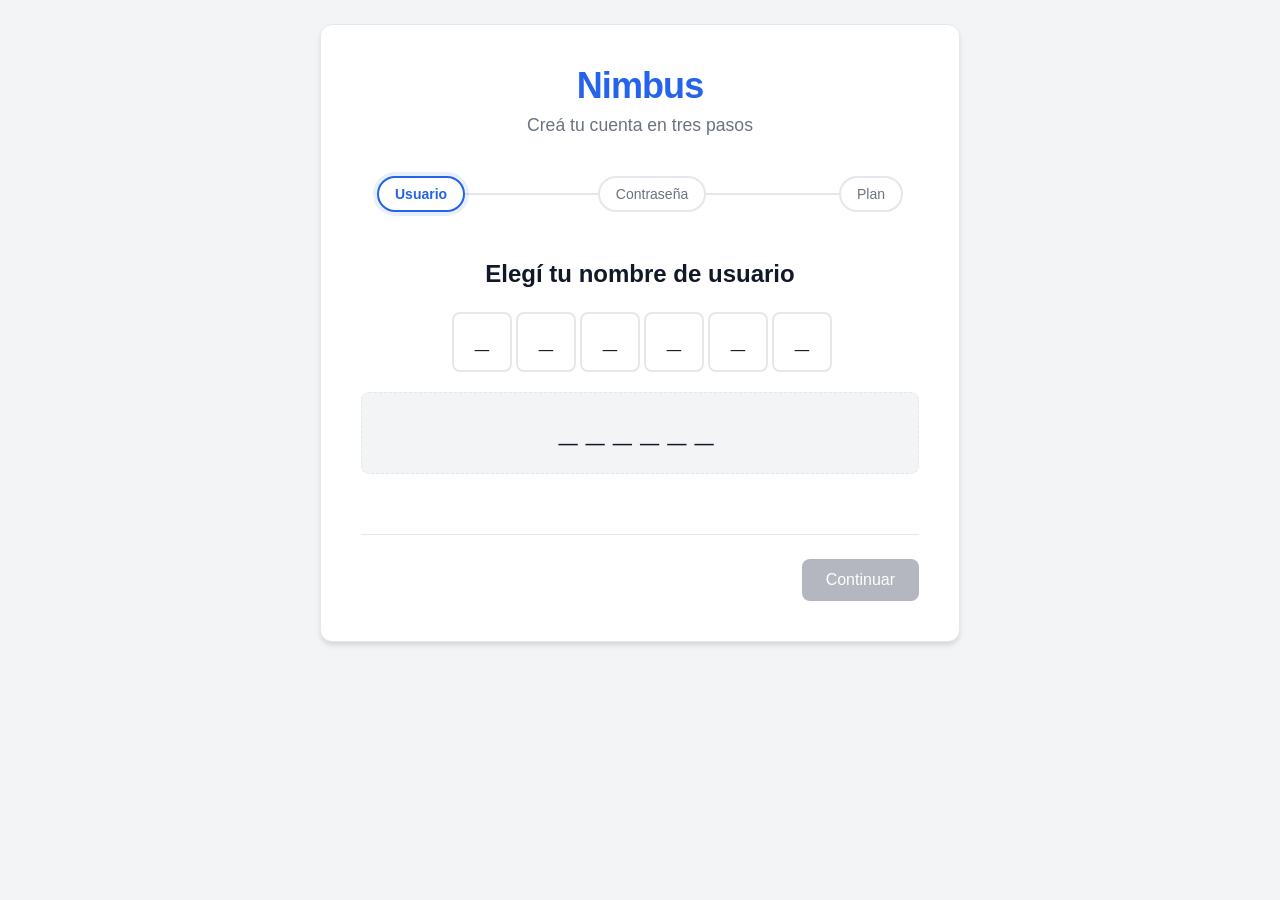
<file: tp1/index.html>
<!DOCTYPE html>
<html lang="es">
<head>
    <meta charset="UTF-8">
    <meta name="viewport" content="width=device-width, initial-scale=1.0">
    <title>Nimbus - Registro</title>
    <style>
        /* Variables de estilo SaaS */
        :root {
            --primary-blue: #2563eb;
            --primary-hover: #1d4ed8;
            --text-dark: #111827;
            --text-muted: #6b7280;
            --bg-body: #f3f4f6;
            --bg-surface: #ffffff;
            --bg-hover: #f9fafb;
            --border-color: #e5e7eb;
            --font-family: -apple-system, BlinkMacSystemFont, "Segoe UI", Roboto, Oxygen, Ubuntu, Cantarell, sans-serif;
            --font-mono: ui-monospace, SFMono-Regular, Menlo, Monaco, Consolas, "Liberation Mono", "Courier New", monospace;
            
            --color-danger-bg: #fef2f2;
            --color-danger-border: #fca5a5;
            --color-danger-text: #991b1b;
            --color-selected-bg: #eff6ff;
            --color-over-budget: #dc2626;
            --color-white: #ffffff;

            --space-sm: 8px;
            --space-md: 16px;
            --space-lg: 24px;

            --radius: 8px;
            --radius-lg: 12px;
            --radius-full: 999px;
        }

        body {
            font-family: var(--font-family);
            background-color: var(--bg-body);
            color: var(--text-dark);
            margin: 0;
            padding: var(--space-lg) var(--space-md);
            display: flex;
            justify-content: center;
            align-items: flex-start;
            min-height: 100vh;
            box-sizing: border-box;
        }

        .container {
            width: 100%;
            max-width: 640px;
            background-color: var(--bg-surface);
            border: 1px solid var(--border-color);
            border-radius: var(--radius-lg);
            box-shadow: 0 4px 6px -1px rgba(0, 0, 0, 0.1), 0 2px 4px -1px rgba(0, 0, 0, 0.06);
            padding: 40px;
            box-sizing: border-box;
        }

        /* Header */
        header { text-align: center; margin-bottom: 40px; }
        header h1 { margin: 0; font-size: 2.25rem; color: var(--primary-blue); font-weight: 700; letter-spacing: -0.025em; }
        header p { margin: var(--space-sm) 0 0; color: var(--text-muted); font-size: 1.1rem; }

        /* Progreso */
        .progress-container {
            display: flex;
            justify-content: space-between;
            position: relative;
            margin-bottom: 48px;
            padding: 0 var(--space-md);
        }
        .progress-container::before {
            content: '';
            position: absolute;
            top: 50%;
            left: 32px;
            right: 32px;
            height: 2px;
            background-color: var(--border-color);
            z-index: 1;
            transform: translateY(-50%);
        }
        .step {
            position: relative;
            z-index: 2;
            background-color: var(--bg-surface);
            padding: var(--space-sm) var(--space-md);
            border: 2px solid var(--border-color);
            border-radius: var(--radius-full);
            color: var(--text-muted);
            font-size: 0.875rem;
            font-weight: 500;
        }
        .step.active {
            border-color: var(--primary-blue);
            color: var(--primary-blue);
            font-weight: 600;
            box-shadow: 0 0 0 4px rgba(37, 99, 235, 0.1);
        }

        /* Main y Título */
        main { min-height: 250px; margin-bottom: var(--space-lg); }
        main h2 { margin-top: 0; font-size: 1.5rem; font-weight: 600; margin-bottom: var(--space-lg); text-align: center; }

        /* Paso: Usuario - Dropdowns */
        .dropdowns-row {
            display: flex;
            flex-wrap: wrap;
            justify-content: center;
            gap: var(--space-sm);
            margin-bottom: var(--space-lg);
        }
        .dropdown { position: relative; width: 56px; height: 56px; }
        .dropdown-toggle {
            width: 100%; height: 100%; display: flex; align-items: center; justify-content: center;
            background-color: var(--color-white); border: 2px solid var(--border-color); border-radius: var(--radius);
            font-family: var(--font-mono); font-size: 1.5rem; color: var(--text-dark);
            cursor: pointer; user-select: none; transition: border-color 0.2s;
        }
        .dropdown-toggle:hover { border-color: var(--text-muted); }
        .dropdown.open .dropdown-toggle { border-color: var(--primary-blue); }
        .dropdown-menu {
            display: none; position: absolute; bottom: calc(100% + 4px); left: 50%; transform: translateX(-50%);
            width: 70px; max-height: 200px; overflow-y: auto; background: var(--bg-surface);
            border: 1px solid var(--border-color); border-radius: var(--radius); box-shadow: 0 -10px 15px -3px rgba(0, 0, 0, 0.1);
            z-index: 10;
        }
        .dropdown.open .dropdown-menu { display: block; }
        .dropdown-item {
            padding: 10px; text-align: center; font-family: var(--font-mono); font-size: 1.25rem; cursor: pointer;
        }
        .dropdown-item:hover { background-color: var(--bg-hover); color: var(--primary-blue); }
        .user-preview {
            text-align: center; font-family: var(--font-mono); font-size: 2rem; letter-spacing: 0.5rem;
            color: var(--text-dark); padding: var(--space-md); background: var(--bg-body); border-radius: var(--radius);
            border: 1px dashed var(--border-color); min-height: 3rem; display: flex; align-items: center; justify-content: center;
        }

        /* Paso: Contraseña */
        .pw-container { display: flex; flex-direction: column; gap: var(--space-md); }
        .pw-wrapper { display: flex; gap: var(--space-sm); align-items: stretch; }
        .pw-input {
            flex: 1; padding: 12px var(--space-md); font-size: 1.25rem; font-family: var(--font-mono);
            border: 2px solid var(--border-color); border-radius: var(--radius); box-sizing: border-box; outline: none;
            transition: border-color 0.2s; background: var(--color-white);
        }
        .pw-input:focus { border-color: var(--primary-blue); }
        .eye-btn {
            background: var(--color-white); border: 2px solid var(--border-color); border-radius: var(--radius);
            padding: 0 var(--space-md); cursor: pointer; display: flex; align-items: center; justify-content: center;
            font-size: 1.25rem; transition: border-color 0.2s, background-color 0.2s;
        }
        .eye-btn:hover { border-color: var(--text-muted); background-color: var(--bg-hover); }
        .rules-list { list-style: none; padding: 0; margin: 0; display: flex; flex-direction: column; gap: var(--space-sm); }
        .rule-item {
            padding: 12px var(--space-md); background-color: var(--color-danger-bg); border: 1px solid var(--color-danger-border);
            border-radius: var(--radius); font-size: 0.95rem; color: var(--color-danger-text);
        }

        /* Paso: Addons */
        .addons-dashboard { display: flex; flex-direction: column; gap: var(--space-md); }
        .addons-header-info {
            display: flex;
            justify-content: space-between;
            background: var(--bg-body);
            padding: var(--space-md);
            border-radius: var(--radius);
            border: 1px solid var(--border-color);
            font-size: 1rem;
            font-weight: 500;
        }
        .total-price.over-budget { color: var(--color-over-budget); font-weight: 700; }
        
        .addons-grid {
            display: grid;
            grid-template-columns: repeat(auto-fit, minmax(96px, 1fr));
            gap: var(--space-sm);
        }
        .addon-cell {
            background-color: var(--bg-surface);
            border: 2px solid var(--border-color);
            border-radius: var(--radius);
            padding: 12px var(--space-sm);
            display: flex;
            flex-direction: column;
            align-items: center;
            justify-content: center;
            text-align: center;
            cursor: pointer;
            user-select: none;
            transition: all 0.2s ease;
            min-height: 70px;
        }
        .addon-cell:hover { border-color: var(--text-muted); background-color: var(--bg-hover); }
        .addon-cell.contratado {
            background-color: var(--color-selected-bg);
            border-color: var(--primary-blue);
            color: var(--primary-blue);
        }
        .addon-name { font-size: 0.85rem; font-weight: 600; margin-bottom: 4px; }
        .addon-price { font-size: 0.8rem; color: var(--text-muted); }
        .addon-cell.contratado .addon-price { color: var(--primary-blue); opacity: 0.8; }

        /* Footer y Botón */
        footer { display: flex; justify-content: flex-end; padding-top: var(--space-lg); border-top: 1px solid var(--border-color); }
        button {
            background-color: var(--primary-blue); color: var(--color-white); border: none;
            padding: 12px var(--space-lg); font-size: 1rem; font-weight: 500;
            border-radius: var(--radius); cursor: pointer; transition: opacity 0.2s;
        }
        button:disabled { background-color: var(--text-muted); opacity: 0.5; cursor: not-allowed; }
        button:not(:disabled):hover { background-color: var(--primary-hover); }
    </style>
</head>
<body>

    <div class="container">
        <header>
            <h1>Nimbus</h1>
            <p>Creá tu cuenta en tres pasos</p>
        </header>

        <div class="progress-container" id="progress-indicator">
            <div class="step" data-step="usuario">Usuario</div>
            <div class="step" data-step="password">Contraseña</div>
            <div class="step" data-step="addons">Plan</div>
        </div>

        <main id="app-root"></main>

        <footer>
            <button id="btn-continuar" disabled>Continuar</button>
        </footer>
    </div>

    <script>
        // --- 1. Utilidades y Datos Estáticos ---
        const baseASCII = Array.from({ length: 95 }, (_, i) => String.fromCharCode(32 + i));
        function shuffleArray(array) {
            const arr = [...array];
            for (let i = arr.length - 1; i > 0; i--) {
                const j = Math.floor(Math.random() * (i + 1));
                [arr[i], arr[j]] = [arr[j], arr[i]];
            }
            return arr;
        }

        const addonsCatalogo = [
            { name: "Blockchain", price: 34 }, { name: "Feng Shui", price: 7 }, { name: "Karaoke", price: 19 }, { name: "Antivirus", price: 23 }, { name: "Riego", price: 5 },
            { name: "Tarot", price: 16 }, { name: "Dark Mode", price: 3 }, { name: "Veterinaria", price: 28 }, { name: "Fax", price: 9 }, { name: "Quantum", price: 37 },
            { name: "Sommelier", price: 14 }, { name: "Exorcismo", price: 22 }, { name: "Astrología", price: 6 }, { name: "CDN", price: 31 }, { name: "Drones", price: 33 }
        ];

        // --- 2. Estado Global ---
        const estado = {
            paso: 'usuario',
            ordenes: Array.from({ length: 6 }, () => shuffleArray(baseASCII)),
            usuario: Array(6).fill(null),
            abierto: null,
            password: '',
            reglasVisibles: 1,
            passwordVisible: false,
            addons: Array(15).fill(false)
        };

        let eyeTimeout = null;

        const titulos = {
            usuario: 'Elegí tu nombre de usuario',
            password: 'Creá una contraseña',
            addons: 'Seleccioná tu plan',
            confirmado: '¡Cuenta confirmada!'
        };

        // --- 3. Lógica del juego Lights Out para Addons (3 filas x 5 columnas) ---
        function toggleAddonCell(index) {
            const row = Math.floor(index / 5);
            const col = index % 5;

            estado.addons[index] = !estado.addons[index];

            const vecinos = [
                { r: row - 1, c: col },
                { r: row + 1, c: col },
                { r: row, c: col - 1 },
                { r: row, c: col + 1 }
            ];

            vecinos.forEach(v => {
                if (v.r >= 0 && v.r < 3 && v.c >= 0 && v.c < 5) {
                    const vIndex = v.r * 5 + v.c;
                    estado.addons[vIndex] = !estado.addons[vIndex];
                }
            });
        }

        function inicializarAddons() {
            do {
                estado.addons.fill(false);
                for (let i = 0; i < 4; i++) {
                    const randomIndex = Math.floor(Math.random() * 15);
                    toggleAddonCell(randomIndex);
                }
            } while (estado.addons.every(val => !val));
        }

        // --- 4. Reglas de Contraseña ---
        const reglas = [
            { id: 1, text: "Empieza con una letra.", check: pw => /^[a-zA-Z]/.test(pw) },
            { id: 2, text: "Mínimo 15 caracteres.", check: pw => pw.length >= 15 },
            { id: 3, text: "Al menos un símbolo de !@#$%^&*()-", check: pw => /[!@#$%^&*()-]/.test(pw) },
            { id: 4, text: "Más de 7 dígitos en total.", check: pw => (pw.match(/\d/g) || []).length > 7 },
            { id: 5, text: "No puede tener dos consonantes seguidas (sin distinguir mayúsculas; la 'y' y la 'ñ' cuentan como consonantes).", 
              check: pw => !/[bcdfghjklmnpqrstvwxyzñ]{2}/i.test(pw) },
            { id: 6, text: "No puede tener dos caracteres iguales seguidos.", 
              check: pw => !/(.)\1/.test(pw) },
            { id: 7, text: "No puede tener dos dígitos consecutivos en valor uno al lado del otro: ni '12' ni '21', ni '89' ni '98'.", 
              check: pw => {
                  for (let i = 0; i < pw.length - 1; i++) {
                      if (/\d/.test(pw[i]) && /\d/.test(pw[i+1])) {
                          if (Math.abs(Number(pw[i]) - Number(pw[i+1])) === 1) return false;
                      }
                  }
                  return true;
              }
            },
            { id: 8, text: "No puede tener una corrida de exactamente 3 dígitos seguidos. Corridas de 1, 2, 4 o más están permitidas.", 
              check: pw => {
                  const corridas = pw.match(/\d+/g) || [];
                  return !corridas.some(corrida => corrida.length === 3);
              }
            },
            { id: 9, text: "Termina con un dígito que aparece una sola vez en toda la contraseña.", 
              check: pw => {
                  if (pw.length === 0) return false;
                  const last = pw[pw.length - 1];
                  if (!/\d/.test(last)) return false;
                  return pw.split('').filter(c => c === last).length === 1;
              }
            },
            { id: 10, text: "La cantidad de caracteres de la contraseña tiene que aparecer dentro de ella como una corrida de dígitos aislada.", 
              check: pw => {
                  if (pw.length === 0) return false;
                  const len = pw.length.toString();
                  const regex = new RegExp(`(^|\\D)${len}(\\D|$)`);
                  return regex.test(pw);
              }
            }
        ];

        function formatChar(char) {
            if (char === null) return '_';
            if (char === ' ') return '␣';
            return char.replace(/&/g, '&amp;').replace(/</g, '&lt;').replace(/>/g, '&gt;');
        }
        function escapeHtml(str) {
            return str.replace(/&/g, '&amp;').replace(/</g, '&lt;').replace(/>/g, '&gt;').replace(/"/g, '&quot;');
        }

        // --- 5. Renderizado Central ---
        function render() {
            const activeEl = document.activeElement;
            const isPwFocused = activeEl && activeEl.id === 'pw-input';
            let cursorStart = null, cursorEnd = null;
            if (isPwFocused) {
                cursorStart = activeEl.selectionStart;
                cursorEnd = activeEl.selectionEnd;
            }

            document.querySelectorAll('.step').forEach(stepEl => {
                const isActive = stepEl.getAttribute('data-step') === estado.paso;
                stepEl.classList.toggle('active', isActive);
            });

            const root = document.getElementById('app-root');
            let html = `<h2>${titulos[estado.paso]}</h2>`;
            let disableBtn = true;

            if (estado.paso === 'usuario') {
                html += `<div class="dropdowns-row">`;
                for (let i = 0; i < 6; i++) {
                    const isOpen = estado.abierto === i;
                    html += `
                        <div class="dropdown ${isOpen ? 'open' : ''}">
                            <div class="dropdown-toggle" data-index="${i}">
                                ${formatChar(estado.usuario[i])}
                            </div>
                            <div class="dropdown-menu">
                                ${estado.ordenes[i].map(char => `
                                    <div class="dropdown-item" data-index="${i}" data-code="${char.charCodeAt(0)}">${formatChar(char)}</div>
                                `).join('')}
                            </div>
                        </div>`;
                }
                html += `</div>`;
                html += `<div class="user-preview">${estado.usuario.map(formatChar).join('')}</div>`;

                const completo = !estado.usuario.includes(null);
                const empiezaConLetra = estado.usuario[0] !== null && /^[A-Za-z]$/.test(estado.usuario[0]);
                disableBtn = !(completo && empiezaConLetra);

            } else if (estado.paso === 'password') {
                const inputType = estado.passwordVisible ? 'text' : 'password';
                const eyeIcon = estado.passwordVisible ? '👁️‍🗨️' : '👁️';

                html += `<div class="pw-container">`;
                html += `<div class="pw-wrapper">`;
                html += `<input type="${inputType}" id="pw-input" class="pw-input" value="${escapeHtml(estado.password)}" placeholder="Escribí acá tu contraseña..." autocomplete="off" spellcheck="false" />`;
                html += `<button type="button" id="eye-btn" class="eye-btn" title="Mostrar/Ocultar contraseña">${eyeIcon}</button>`;
                html += `</div>`;
                
                html += `<ul class="rules-list">`;
                let todasCumplen = true;

                for (let i = 0; i < estado.reglasVisibles; i++) {
                    const cumple = reglas[i].check(estado.password);
                    if (!cumple) {
                        todasCumplen = false;
                        html += `<li class="rule-item">${reglas[i].text}</li>`;
                    }
                }
                html += `</ul></div>`;

                disableBtn = !(estado.reglasVisibles === reglas.length && todasCumplen);

            } else if (estado.paso === 'addons') {
                let totalMensual = 0;
                estado.addons.forEach((contratado, idx) => {
                    if (contratado) totalMensual += addonsCatalogo[idx].price;
                });

                const isOverBudget = totalMensual > 0;

                html += `<div class="addons-dashboard">`;
                html += `<div class="addons-header-info">`;
                html += `<span>Saldo disponible: <strong>$0</strong></span>`;
                html += `<span>Total mensual: <strong class="total-price ${isOverBudget ? 'over-budget' : ''}">$${totalMensual}</strong></span>`;
                html += `</div>`;

                html += `<div class="addons-grid">`;
                addonsCatalogo.forEach((addon, idx) => {
                    const isContratado = estado.addons[idx];
                    html += `
                        <div class="addon-cell ${isContratado ? 'contratado' : ''}" data-addon-index="${idx}">
                            <div class="addon-name">${addon.name}</div>
                            <div class="addon-price">$${addon.price}</div>
                        </div>
                    `;
                });
                html += `</div></div>`;

                disableBtn = (totalMensual !== 0);

            } else {
                html += `<p style="text-align:center; color:var(--text-muted);">¡Gracias por registrarte en Nimbus!</p>`;
            }

            root.innerHTML = html;
            document.getElementById('btn-continuar').disabled = disableBtn;

            if (isPwFocused) {
                const pwInput = document.getElementById('pw-input');
                if (pwInput) {
                    pwInput.focus();
                    try {
                        pwInput.setSelectionRange(cursorStart, cursorEnd);
                    } catch (e) {}
                }
            }
        }

        // --- 6. Lógica y Eventos ---
        document.getElementById('app-root').addEventListener('click', (e) => {
            if (estado.paso === 'usuario') {
                const toggle = e.target.closest('.dropdown-toggle');
                if (toggle) {
                    const index = parseInt(toggle.dataset.index, 10);
                    estado.abierto = (estado.abierto === index) ? null : index;
                    render();
                    return;
                }

                const item = e.target.closest('.dropdown-item');
                if (item) {
                    estado.usuario[parseInt(item.dataset.index, 10)] = String.fromCharCode(parseInt(item.dataset.code, 10));
                    estado.abierto = null;
                    render();
                }
            } else if (estado.paso === 'password') {
                const eyeBtn = e.target.closest('#eye-btn');
                if (eyeBtn) {
                    if (eyeTimeout) clearTimeout(eyeTimeout);

                    estado.passwordVisible = true;
                    render();

                    eyeTimeout = setTimeout(() => {
                        estado.passwordVisible = false;
                        render();
                    }, 1000);
                }
            } else if (estado.paso === 'addons') {
                const cell = e.target.closest('.addon-cell');
                if (cell) {
                    const index = parseInt(cell.dataset.addonIndex, 10);
                    toggleAddonCell(index);
                    render();
                }
            }
        });

        // Evento de escritura para la contraseña
        document.getElementById('app-root').addEventListener('input', (e) => {
            if (e.target.id === 'pw-input' && estado.paso === 'password') {
                estado.password = e.target.value;

                let checkeosActivos = true;
                while (checkeosActivos && estado.reglasVisibles <= reglas.length) {
                    checkeosActivos = true;
                    for (let i = 0; i < estado.reglasVisibles; i++) {
                        if (!reglas[i].check(estado.password)) {
                            checkeosActivos = false;
                            break;
                        }
                    }
                    
                    if (checkeosActivos && estado.reglasVisibles < reglas.length) {
                        estado.reglasVisibles++;
                    } else {
                        break;
                    }
                }
                render();
            }
        });

        document.addEventListener('click', (e) => {
            if (!e.target.closest('.dropdown') && estado.abierto !== null) {
                estado.abierto = null;
                render();
            }
        });

        document.getElementById('btn-continuar').addEventListener('click', () => {
            if (estado.paso === 'usuario') {
                estado.paso = 'password';
                render();
            } else if (estado.paso === 'password') {
                estado.paso = 'addons';
                inicializarAddons();
                render();
            } else if (estado.paso === 'addons') {
                estado.paso = 'confirmado';
                render();
            }
        });

        document.addEventListener('DOMContentLoaded', render);

    </script>
</body>
</html>
</file>
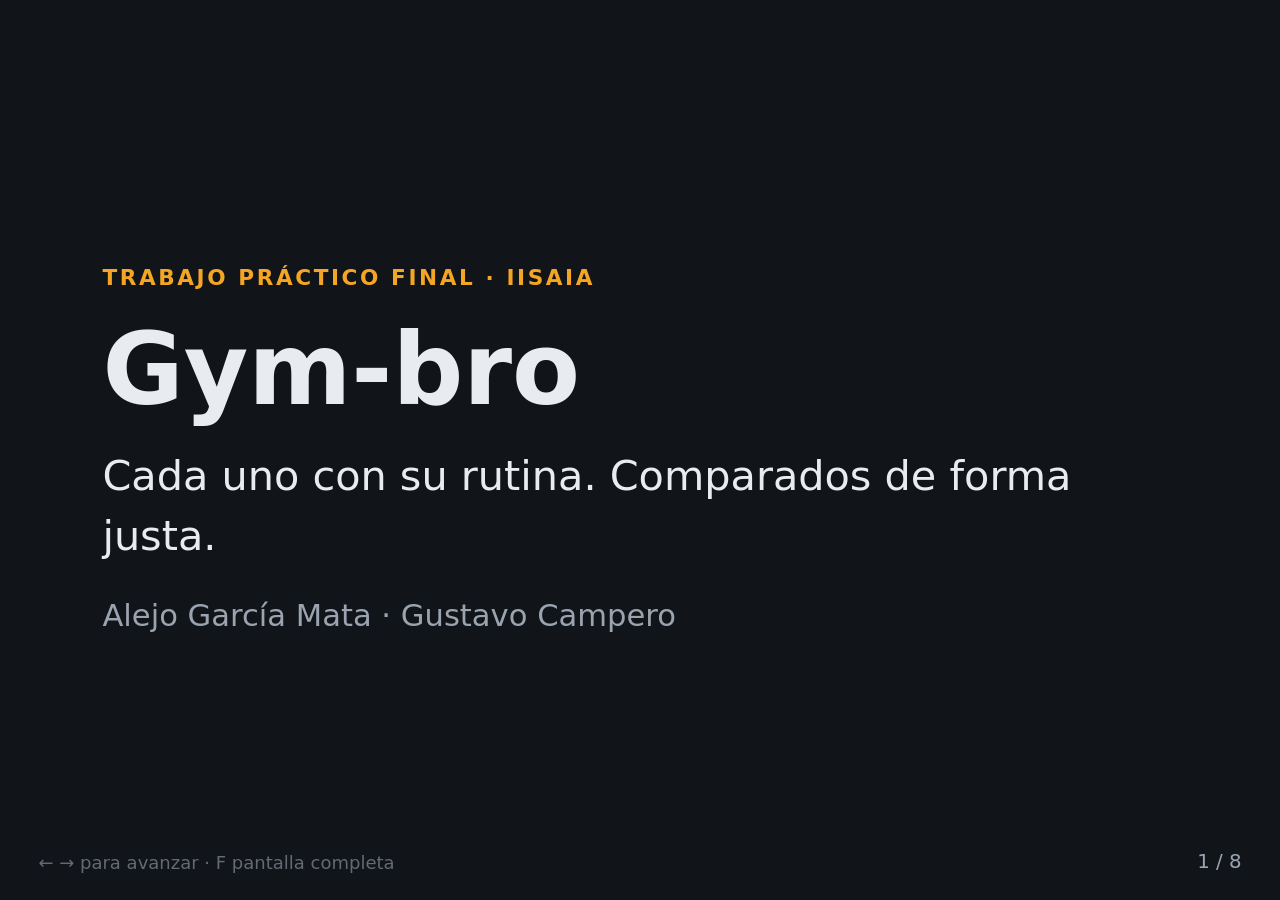
<file: tp-final/pitch.html>
<!doctype html>
<html lang="es">
<head>
<meta charset="utf-8">
<meta name="viewport" content="width=device-width, initial-scale=1">
<title>Gym-bro — pitch</title>
<style>
  :root {
    --bg: #111418;
    --surface: #1b2027;
    --border: #2c333d;
    --text: #e8ebef;
    --muted: #9aa4b1;
    --accent: #f5a524;
    --accent-text: #1a1204;
  }
  * { box-sizing: border-box; }
  html, body { margin: 0; height: 100%; background: var(--bg); color: var(--text); font-family: system-ui, -apple-system, "Segoe UI", sans-serif; overflow: hidden; }
  .slide { position: absolute; inset: 0; display: none; flex-direction: column; justify-content: center; padding: 6vh 8vw; gap: 3vh; }
  .slide.active { display: flex; }
  h1 { font-size: 11vh; margin: 0; line-height: 1; }
  h2 { font-size: 7vh; margin: 0; line-height: 1.1; }
  p, li, td, th { font-size: 3.4vh; line-height: 1.45; }
  p { margin: 0; }
  .eyebrow { color: var(--accent); font-weight: 700; text-transform: uppercase; letter-spacing: 0.12em; font-size: 2.4vh; }
  .muted { color: var(--muted); }
  .big { font-size: 4.6vh; }
  ul { margin: 0; padding-left: 1.2em; }
  li + li { margin-top: 1vh; }
  .cols { display: grid; grid-template-columns: repeat(auto-fit, minmax(22vw, 1fr)); gap: 2.5vw; }
  .card { background: var(--surface); border: 1px solid var(--border); border-radius: 12px; padding: 3vh 2vw; }
  .card h3 { margin: 0 0 1.5vh; font-size: 3.6vh; color: var(--accent); }
  .card p, .card li { font-size: 2.9vh; }
  table { border-collapse: collapse; width: 100%; max-width: 70vw; }
  th { text-align: left; color: var(--muted); font-weight: 500; padding: 1vh 1.5vw; }
  td { padding: 1.4vh 1.5vw; border-top: 1px solid var(--border); }
  td.win { color: var(--accent); font-weight: 700; }
  .step { background: var(--surface); border: 1px solid var(--border); border-radius: 12px; padding: 3vh 2.5vw; max-width: 42vw; }
  .step .ex { font-size: 3.8vh; font-weight: 700; }
  .step .row { display: flex; gap: 1.5vw; margin: 2vh 0; }
  .step .field { flex: 1; border: 1px solid var(--border); border-radius: 8px; padding: 1.2vh 1vw; font-size: 3.2vh; }
  .step .bro { color: var(--muted); font-size: 2.6vh; }
  .step .btns { display: flex; gap: 1vw; margin-top: 2vh; }
  .step .btn { background: var(--accent); color: var(--accent-text); border-radius: 8px; padding: 1vh 1.4vw; font-weight: 700; font-size: 2.6vh; }
  .step .btn.alt { background: transparent; color: var(--text); border: 1px solid var(--border); }
  .tag { display: inline-block; background: var(--accent); color: var(--accent-text); border-radius: 6px; padding: 0.2vh 0.8vw; font-weight: 700; font-size: 2.4vh; margin-right: 0.8vw; }
  .counter { position: fixed; right: 3vw; bottom: 3vh; color: var(--muted); font-size: 2.2vh; }
  .hint { position: fixed; left: 3vw; bottom: 3vh; color: var(--muted); font-size: 2vh; opacity: 0.6; }
</style>
</head>
<body>

<section class="slide active">
  <p class="eyebrow">Trabajo práctico final · IISAIA</p>
  <h1>Gym-bro</h1>
  <p class="big">Cada uno con su rutina. Comparados de forma justa.</p>
  <p class="muted">Alejo García Mata · Gustavo Campero</p>
</section>

<section class="slide">
  <p class="eyebrow">Problema</p>
  <h2>Entrenamos juntos, pero no hay con qué compararse</h2>
  <ul>
    <li>Cada uno anota en su app o en una nota del celular.</li>
    <li>Comparar kilos no sirve: el que pesa 95 siempre levanta más que el que pesa 65.</li>
    <li>La competencia, que es lo que motiva, queda en el chat del grupo y a ojo.</li>
  </ul>
  <p class="muted">Usuarios: grupos chicos de amigos que van al gimnasio. No es para entrenadores ni para gimnasios.</p>
</section>

<section class="slide">
  <p class="eyebrow">La idea central</p>
  <h2>Fuerza relativa con DOTS, no con kilos</h2>
  <table>
    <tr><th>Quién</th><th>Peso</th><th>Sentadilla</th><th>× peso</th><th>DOTS</th></tr>
    <tr><td>El flaco</td><td>65 kg</td><td>130</td><td class="win">2,00</td><td>103,0</td></tr>
    <tr><td>El pesado</td><td>95 kg</td><td>170</td><td>1,79</td><td class="win">107,1</td></tr>
  </table>
  <p class="muted">Dividir por el peso favorece al liviano: la fuerza no escala lineal con el peso. DOTS es el coeficiente del powerlifting para comparar entre categorías.</p>
</section>

<section class="slide">
  <p class="eyebrow">Cómo se compiten</p>
  <h2>Cuatro formas de ganarle a tu bro</h2>
  <div class="cols">
    <div class="card"><h3>DOTS</h3><p>Quién es más fuerte para su peso, en los ejercicios de desafío del grupo.</p></div>
    <div class="card"><h3>Absoluto</h3><p>Quién mueve más hierro. Desempata la cantidad de reps.</p></div>
    <div class="card"><h3>Progreso</h3><p>Tu mejor de este mes contra el del mes pasado. El que arranca puede ganarle al veterano.</p></div>
    <div class="card"><h3>La semana</h3><p>Sesiones contra tu objetivo semanal. Marca al que ya no llega.</p></div>
  </div>
</section>

<section class="slide">
  <p class="eyebrow">MVP · v1</p>
  <h2>Lo mínimo para que el grupo compita</h2>
  <ul>
    <li>Crear un grupo y sumar amigos con un código de 6 letras.</li>
    <li>Cargar sesiones: series de peso y reps, con el peso corporal del día.</li>
    <li>Al elegir un ejercicio: tu última vez y la de tus amigos.</li>
    <li>Rankings DOTS, absoluto, progreso y de la semana.</li>
    <li>Feed con los PRs del grupo: PR de peso y PR de 1RM.</li>
  </ul>
  <p class="muted">Ya anda un corte: crear grupo, unirse, cargar sesión y ranking de fuerza.</p>
</section>

<section class="slide">
  <p class="eyebrow">v1.1 · para el Demo Day</p>
  <h2>Rutinas del grupo y carga guiada</h2>
  <div class="cols">
    <div>
      <ul>
        <li>Las rutinas son del grupo: cada uno sigue la suya o la misma que su bro.</li>
        <li>La app te lleva serie por serie; el peso viene prellenado.</li>
        <li>Se guarda al terminar, con borrador local por si no hay señal en el gimnasio.</li>
      </ul>
    </div>
    <div class="step">
      <div class="ex">Press plano · Serie 1 de 3</div>
      <div class="row"><div class="field">80 kg</div><div class="field">8 reps</div></div>
      <div class="bro">La última vez: vos 80 × 8 · Gustavo 85 × 6</div>
      <div class="btns"><span class="btn">Siguiente serie</span><span class="btn alt">Terminar ejercicio</span></div>
    </div>
  </div>
</section>

<section class="slide">
  <p class="eyebrow">Después del curso</p>
  <h2>El producto completo</h2>
  <ul>
    <li><span class="tag">v2</span>Duelos 1 contra 1 con rival sugerido y nivel de desbalance · reacciones · gráficos por mes y semana</li>
    <li><span class="tag">v3</span>Campañas con fecha de inicio, fin y ganador por puntos · cuentas y varios grupos · validación social de PRs dudosos</li>
  </ul>
</section>

<section class="slide">
  <p class="eyebrow">Stack y proceso</p>
  <h2>Chico a propósito</h2>
  <div class="cols">
    <div class="card"><h3>Stack</h3><ul><li>FastAPI + SQLite</li><li>HTML, CSS y JS sin build</li><li>Un solo proceso sirve API y página</li></ul></div>
    <div class="card"><h3>Proceso</h3><ul><li>Claude Code</li><li>PRD y grill de decisiones en disco</li><li>TDD en la lógica de rankings</li><li>Commit por pieza, PR por feature</li></ul></div>
  </div>
</section>


<div class="counter" id="counter"></div>
<div class="hint">← → para avanzar · F pantalla completa</div>

<script>
  const slides = [...document.querySelectorAll(".slide")];
  let current = 0;
  function show(i) {
    current = Math.max(0, Math.min(slides.length - 1, i));
    slides.forEach((s, j) => s.classList.toggle("active", j === current));
    document.getElementById("counter").textContent = `${current + 1} / ${slides.length}`;
  }
  document.addEventListener("keydown", (e) => {
    if (["ArrowRight", "ArrowDown", " ", "PageDown"].includes(e.key)) show(current + 1);
    if (["ArrowLeft", "ArrowUp", "PageUp"].includes(e.key)) show(current - 1);
    if (e.key === "f" || e.key === "F") document.documentElement.requestFullscreen?.();
  });
  document.addEventListener("click", (e) => show(current + (e.clientX < window.innerWidth / 3 ? -1 : 1)));
  show(0);
</script>
</body>
</html>
</file>
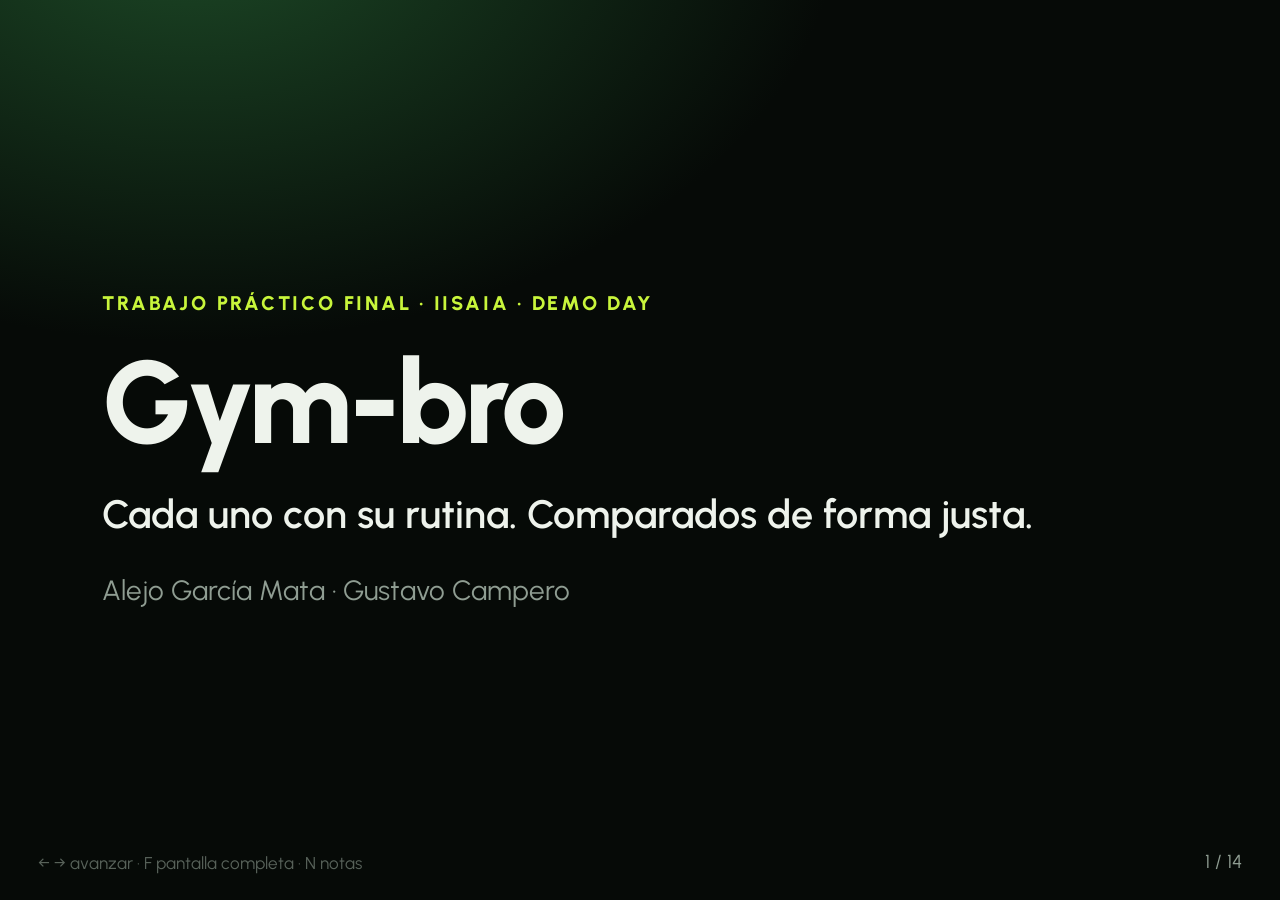
<file: tp-final/presentacion.html>
<!doctype html>
<html lang="es">
<head>
<meta charset="utf-8">
<meta name="viewport" content="width=device-width, initial-scale=1">
<title>Gym-bro — Demo Day</title>
<link rel="preconnect" href="https://fonts.googleapis.com">
<link rel="preconnect" href="https://fonts.gstatic.com" crossorigin>
<link rel="stylesheet" href="https://fonts.googleapis.com/css2?family=Urbanist:wght@400;500;600;700;800&display=swap">
<style>
  :root {
    --ink: #060a07;
    --surface: #111913;
    --surface-2: #19241c;
    --line: #26332a;
    --text: #eef3ec;
    --muted: #8f9d92;
    --lime: #c8f53b;
    --mint: #34d399;
    --ember: #ff6b4a;
    --on-lime: #0d1a05;
  }
  * { box-sizing: border-box; }
  html, body { margin: 0; height: 100%; overflow: hidden; color: var(--text); font-family: Urbanist, system-ui, sans-serif;
    background: radial-gradient(120vh 80vh at 15% -10%, #1d4a27 0%, transparent 60%), var(--ink); }
  .slide { position: absolute; inset: 0; display: none; flex-direction: column; justify-content: center; gap: 3.2vh; padding: 7vh 8vw; }
  .slide.active { display: flex; }
  h1 { font-size: 13vh; margin: 0; line-height: 0.95; letter-spacing: -0.03em; font-weight: 800; }
  h2 { font-size: 6.6vh; margin: 0; line-height: 1.08; letter-spacing: -0.02em; font-weight: 800; max-width: 80vw; }
  h3 { margin: 0 0 1.2vh; font-size: 3.4vh; font-weight: 800; color: var(--lime); }
  p, li, td, th { font-size: 3.1vh; line-height: 1.4; }
  p { margin: 0; }
  ul { margin: 0; padding-left: 1.1em; }
  li + li { margin-top: 1vh; }
  .eyebrow { color: var(--lime); font-weight: 800; text-transform: uppercase; letter-spacing: 0.14em; font-size: 2.2vh; }
  .muted { color: var(--muted); }
  .big { font-size: 4.4vh; font-weight: 600; }
  .lime { color: var(--lime); }
  .mint { color: var(--mint); }
  .ember { color: var(--ember); }
  .cols { display: grid; grid-template-columns: repeat(auto-fit, minmax(24vw, 1fr)); gap: 2vw; }
  .card { background: rgba(17, 25, 19, 0.92); border-radius: 22px; padding: 3vh 2vw; box-shadow: inset 0 0 0 1px var(--line); }
  .card p, .card li { font-size: 2.7vh; }
  .pill { display: inline-block; padding: 0.5vh 1vw; border-radius: 999px; background: var(--lime); color: var(--on-lime); font-weight: 800; font-size: 2.2vh; }
  /* Capturas */
  .shots { display: flex; gap: 2.4vw; align-items: flex-start; justify-content: center; }
  figure { margin: 0; display: flex; flex-direction: column; align-items: center; gap: 1.6vh; }
  figure img { height: 62vh; border-radius: 26px; box-shadow: 0 0 0 1px var(--line), 0 30px 80px rgba(0, 0, 0, 0.6); }
  figure.wide img { height: auto; width: 74vw; border-radius: 18px; }
  figcaption { font-size: 2.4vh; color: var(--muted); text-align: center; max-width: 20vw; }
  figure.wide figcaption { max-width: none; }
  /* Línea de proceso */
  .flow { display: flex; flex-wrap: wrap; align-items: center; gap: 1vw; }
  .flow span { padding: 1.4vh 1.4vw; border-radius: 14px; background: var(--surface-2); box-shadow: inset 0 0 0 1px var(--line); font-size: 2.8vh; font-weight: 700; }
  .flow span.me { box-shadow: inset 0 0 0 2px var(--lime); color: var(--lime); }
  .flow i { color: var(--muted); font-style: normal; font-size: 3vh; }
  /* Tabla de decisiones */
  table { border-collapse: collapse; width: 100%; }
  th { text-align: left; color: var(--muted); font-weight: 600; font-size: 2.3vh; padding: 0 1.2vw 1vh; text-transform: uppercase; letter-spacing: 0.08em; }
  td { padding: 1.5vh 1.2vw; border-top: 1px solid var(--line); font-size: 2.7vh; vertical-align: top; }
  td:first-child { color: var(--muted); }
  td:nth-child(2) { color: var(--lime); font-weight: 700; }
  /* Arquitectura */
  .arch { display: grid; grid-template-columns: 1fr auto 1fr auto 1fr; align-items: center; gap: 1.4vw; }
  .arch .box { background: var(--surface); border-radius: 20px; padding: 2.6vh 1.6vw; box-shadow: inset 0 0 0 1px var(--line); }
  .arch .box.core { box-shadow: inset 0 0 0 2px var(--lime); }
  .arch .box p { font-size: 2.5vh; }
  .arch .arrow { color: var(--lime); font-size: 5vh; font-weight: 800; }
  /* Números */
  .numbers { display: grid; grid-template-columns: repeat(4, 1fr); gap: 1.6vw; }
  .numbers div { background: var(--surface); border-radius: 22px; padding: 3vh 1.6vw; box-shadow: inset 0 0 0 1px var(--line); }
  .numbers strong { display: block; font-size: 9vh; line-height: 1; font-weight: 800; color: var(--lime); letter-spacing: -0.03em; }
  .numbers span { font-size: 2.5vh; color: var(--muted); }
  code, pre { font-family: ui-monospace, "SF Mono", Menlo, monospace; }
  pre { margin: 0; padding: 2.4vh 1.8vw; border-radius: 18px; background: #0b110c; box-shadow: inset 0 0 0 1px var(--line);
    font-size: 2.2vh; line-height: 1.5; color: #d6e3d4; overflow: hidden; }
  pre .c { color: var(--muted); }
  pre .k { color: var(--lime); }
  .lesson { border-radius: 22px; padding: 3vh 2vw; background: rgba(200, 245, 59, 0.08); box-shadow: inset 4px 0 0 var(--lime); }
  .lesson p { font-size: 3.4vh; font-weight: 700; }
  /* Notas y navegación */
  .notes { display: none; }
  #notes { position: fixed; left: 0; right: 0; bottom: 0; max-height: 34vh; overflow: auto; padding: 2.4vh 4vw 6vh;
    background: rgba(6, 10, 7, 0.96); border-top: 1px solid var(--line); font-size: 2.4vh; line-height: 1.5; display: none; z-index: 5; }
  body.show-notes #notes { display: block; }
  .counter { position: fixed; right: 3vw; bottom: 3vh; color: var(--muted); font-size: 2.1vh; z-index: 6; }
  .hint { position: fixed; left: 3vw; bottom: 3vh; color: var(--muted); font-size: 1.9vh; opacity: 0.6; z-index: 6; }
</style>
</head>
<body>

<section class="slide active">
  <p class="eyebrow">Trabajo práctico final · IISAIA · Demo Day</p>
  <h1>Gym-bro</h1>
  <p class="big">Cada uno con su rutina. Comparados de forma justa.</p>
  <p class="muted">Alejo García Mata · Gustavo Campero</p>
  <div class="notes">Presentarnos. En una frase: una app para que un grupo de amigos que va al gimnasio cargue lo que entrena y compita de forma justa. Lo que queremos mostrar no es solo la app, sino cómo la dirigimos: qué decidimos nosotros, qué hizo el agente y dónde se equivocó.</div>
</section>

<section class="slide">
  <p class="eyebrow">El problema</p>
  <h2>Comparar kilos no sirve: el que pesa 95 siempre gana</h2>
  <div class="cols">
    <div class="card"><h3>Sin la app</h3><p>Cada uno anota en el celular. La competencia queda en el chat y a ojo.</p></div>
    <div class="card"><h3>La idea</h3><p>Fuerza relativa con <b class="lime">DOTS</b>, el coeficiente del powerlifting: ajusta la marca por peso corporal y sexo.</p></div>
    <div class="card"><h3>Ejemplo</h3><p>65 kg que sentadilla 130 → <b>103 DOTS</b>.<br>95 kg que sentadilla 170 → <b class="lime">107 DOTS</b>.<br><span class="muted">Dividir por el peso daba al revés.</span></p></div>
  </div>
  <div class="notes">El dato de por qué DOTS y no el ratio es una decisión nuestra del repaso del grill: el agente propuso 1RM dividido peso, y eso favorece al liviano porque la fuerza no escala lineal con el peso.</div>
</section>

<section class="slide">
  <p class="eyebrow">Demo · en el gimnasio</p>
  <div class="shots">
    <figure><img src="docs/img/carga-en-vivo.png" alt="Carga de una serie con la tarjeta de PR y posición en el grupo"><figcaption>Guardás la serie y ves al instante el PR, a quién pasaste y qué te falta para el siguiente.</figcaption></figure>
    <figure><img src="docs/img/resumen.png" alt="Resumen de la sesión"><figcaption>El cierre de la sesión: puntaje, lugares que subiste y la semana.</figcaption></figure>
    <figure><img src="docs/img/cara-a-cara.png" alt="Perfil de un amigo con el cara a cara"><figcaption>Tocás a un bro: su semana y el cara a cara en DOTS.</figcaption></figure>
  </div>
  <div class="notes">Acá paso a la demo en vivo. Guion: entro, Entrenar, toco "Toca hoy", cargo una serie con el chip "PR +peso" (dos toques), muestro la tarjeta y el confeti. Termino y muestro el resumen. Después toco a Nacho en el panel y muestro el cara a cara. Si falla la red, estas capturas son el plan B.</div>
</section>

<section class="slide">
  <p class="eyebrow">Demo · en casa</p>
  <figure class="wide"><img src="docs/img/comparar.png" alt="Comparar en el panel del grupo"><figcaption>El panel del grupo: las curvas de cada uno, en peso máximo, 1RM estimado o DOTS, por mes o por semana.</figcaption></figure>
  <div class="notes">Mostrar: prender y apagar personas, cambiar a DOTS (ahí cambia quién va ganando), y a semana a semana. Comentar que "peso máximo" lo pedimos después: el 1RM es calculado y queríamos ver el peso real.</div>
</section>

<section class="slide">
  <p class="eyebrow">Especificación</p>
  <h2>Todo en disco antes de la primera línea de código</h2>
  <div class="flow">
    <span>Idea principal</span><i>→</i><span class="me">Grill: entrevista de alineación</span><i>→</i><span>Spec</span><i>→</i><span>12 issues</span><i>→</i><span>PR por issue</span>
  </div>
  <ul>
    <li><b class="lime">El agente pregunta, nosotros decidimos:</b> repasamos cada pregunta y cambiamos lo que no cerraba (DOTS, peso por sesión, progreso, constancia).</li>
    <li>El spec manda: si una regla cambia, cambia el spec en el mismo PR.</li>
    <li>Cada vuelta nueva (panel, más juego, cuentas) arrancó con otra pasada del grill antes de tocar código.</li>
  </ul>
  <div class="notes">Los documentos: docs/prd.md, docs/grill.md (con "qué cambió al repasarlo" arriba), docs/spec.md y docs/proceso.md como bitácora. Hubo varias pasadas del grill a lo largo del proyecto.</div>
</section>

<section class="slide">
  <p class="eyebrow">Arquitectura y contrato</p>
  <div class="arch">
    <div class="box"><h3>Frontend</h3><p>HTML, CSS y JS con ES modules. Sin build. Una vista por archivo.</p></div>
    <span class="arrow">→</span>
    <div class="box"><h3>API</h3><p>FastAPI + SQLite. 38 endpoints, un router por recurso. 404 / 403 / 409 / 422 según el caso.</p></div>
    <span class="arrow">→</span>
    <div class="box core"><h3>backend/stats/</h3><p>Las reglas, como funciones puras: sin base ni HTTP. Con TDD.</p></div>
  </div>
  <ul>
    <li><b class="lime">Todo lo derivable se calcula al leer:</b> PRs, rankings y duelos no se guardan. Borrar una sesión no deja nada inconsistente.</li>
    <li>Las sesiones son del usuario, no del grupo: lo que entrenás cuenta en todos tus grupos.</li>
  </ul>
  <div class="notes">El módulo de stats es el módulo profundo: recibe series y una fecha y devuelve tablas. Por eso pude cambiar reglas con test primero sin tocar las rutas. La única excepción a "calcular al leer" es el ganador de una campaña cerrada, que se congela porque es un premio.</div>
</section>

<section class="slide">
  <p class="eyebrow">Datos</p>
  <h2>Se guarda lo que carga la gente; el resto se calcula</h2>
  <div class="cols">
    <div class="card"><h3>Se guarda · SQLite</h3><ul>
      <li><b>Usuarios:</b> nombre, sexo, unidad, objetivo semanal, contraseña hasheada.</li>
      <li><b>Grupos:</b> miembros, desafíos y rutinas con sus días.</li>
      <li><b>Entrenamiento:</b> cada sesión con su peso corporal, y cada serie con peso y reps.</li>
      <li><b>Lo social:</b> reacciones, duelos y campañas.</li>
    </ul></div>
    <div class="card"><h3 class="mint">Se calcula al leer</h3><ul>
      <li>1RM estimado, DOTS y volumen.</li>
      <li>PRs, rankings, progreso y constancia.</li>
      <li>Resultado de duelos y puntos de campañas.</li>
      <li>Medallas, posición en vivo y "Comparar".</li>
    </ul></div>
  </div>
  <p class="muted">Hoy la base de prueba tiene 815 sesiones y 17.067 series. Única excepción: el ganador de una campaña cerrada se guarda, porque es un premio.</p>
  <div class="notes">Por qué así: si alguien borra o corrige una sesión, todo se recalcula solo y no queda nada inconsistente. El peso corporal va en cada sesión y no en el perfil, para que bajar de peso no cambie las marcas viejas.</div>
</section>

<section class="slide">
  <p class="eyebrow">Gestión del contexto</p>
  <h2>El proyecto creció; el agente no se perdió porque las reglas estaban escritas</h2>
  <div class="cols">
    <div class="card"><h3>.claude/ versionado</h3><ul><li><code>CLAUDE.md</code>: dónde está el spec y los límites (300 líneas por archivo).</li><li>Reglas por path: backend, frontend, tests.</li><li>Permisos: push y merge piden ok; <code>.env</code> no se lee.</li></ul></div>
    <div class="card"><h3>Herramientas propias</h3><ul><li>Skill <code>nuevo-ranking</code>: regla del spec → test → función.</li><li>Sub-agente <code>gym-bro</code>: prueba la app como usuario.</li></ul></div>
    <div class="card"><h3>Cuando algo creció</h3><ul><li><code>stats.py</code> y <code>schemas.py</code> pasaron a paquetes.</li><li>La pantalla de carga se partió tres veces en vez de subir el límite.</li></ul></div>
  </div>
  <div class="notes">La regla de "no cambies una decisión del grill sin preguntar" en CLAUDE.md funcionó: cuando hubo que cambiar "PR de peso" por "PR de reps", el agente no lo cambió solo, nos preguntó.</div>
</section>

<section class="slide">
  <p class="eyebrow">Evidencia en el repo</p>
  <div class="numbers">
    <div><strong>48</strong><span>PRs, uno por issue o arreglo</span></div>
    <div><strong>31</strong><span>issues, de cortes verticales a devoluciones</span></div>
    <div><strong>18</strong><span>commits de test en rojo antes del código</span></div>
    <div><strong>164</strong><span>tests en verde</span></div>
  </div>
  <p class="muted">Tres semanas, del pitch (22/9) al Demo Day. Branch por cambio, PR que cierra su issue y merge a main.</p>
  <div class="notes">Si da el tiempo, abrir GitHub y mostrar un PR con su commit de test en rojo y después el de implementación. Por ejemplo el de "posición en vivo".</div>
</section>

<section class="slide">
  <p class="eyebrow">Deriva del agente · 1</p>
  <h2>Tres reglas del spec estaban mal, y los tests pasaban</h2>
  <ul>
    <li><b>Constancia</b> salía siempre "sin datos": el primer objetivo regía recién desde la semana del registro.</li>
    <li><b>Progreso</b> en 6 meses o "Todo" quedaba vacío: comparaba contra un mes sin datos.</li>
    <li><b>PRs:</b> la primera sesión tiraba cuatro y llenaba el feed.</li>
  </ul>
  <div class="lesson"><p>Aparecieron al usar la app, no en los tests. Un test verde dice que el código cumple la regla, no que la regla sirva.</p></div>
  <div class="notes">Los tests verificaban exactamente lo que decía el spec: el error estaba en el spec. Corregimos las tres con test primero y lo anotamos en el spec. Esta es probablemente la lección más importante del proyecto.</div>
</section>

<section class="slide">
  <p class="eyebrow">Deriva del agente · 2</p>
  <h2>Lo que vimos al usarla</h2>
  <div class="cols">
    <div class="card"><h3 class="ember">"¿Terminar qué?"</h3><p>La carga tenía muchos botones, y "Terminar (1)" estaba al lado de "Guardar serie". Rediseño: <b>una sola acción grande por momento</b>, "✓ Hice la serie 2 de 5".</p></div>
    <div class="card"><h3 class="ember">Datos que se duplicaban</h3><p>Correr dos veces el script de datos de prueba inventaba días nuevos. Restauramos el backup y lo hicimos repetible.</p></div>
    <div class="card"><h3 class="ember">Google en el celular</h3><p>Auth0 no corre sin HTTPS fuera de localhost. Lo apagamos y sumamos usuario y contraseña propios, con la contraseña hasheada.</p></div>
  </div>
  <div class="notes">Ninguno de estos lo hubiera detectado un test. El de la UX lo marcamos nosotros con una captura. El del script lo vio el agente al revisar los números (319 sesiones cuando esperaba 100). Lo de Auth0 lo entendimos recién cuando quisimos entrar desde el celular.</div>
</section>

<section class="slide">
  <p class="eyebrow">Prueba con un agente usuario</p>
  <h2>Un sub-agente que usa la app como un pibe en el gimnasio</h2>
  <p class="big">Celular en una mano, sin leer el código, con errores a propósito. Después revisa todo en casa.</p>
  <p class="muted">Lo corrimos tres veces durante el proyecto. Con los cambios que salieron, cargar una serie pasó de 2,6 a 1,8 toques.</p>
  <div class="notes">El agente está definido en .claude/agents/gym-bro.md. Lo valioso fue pedirle mediciones concretas (toques, qué leyó dos veces, qué quedó lejos del pulgar) en vez de una opinión general.</div>
</section>

<section class="slide">
  <p class="eyebrow">Qué nos llevamos</p>
  <div class="cols">
    <div class="card"><h3>Decidir en el grill</h3><p>Las mejores decisiones salieron de discutir y corregir lo que el agente proponía, antes de escribir código.</p></div>
    <div class="card"><h3>Probar como usuario</h3><p>Los tests protegen las reglas; usar la app de verdad encuentra si las reglas sirven.</p></div>
    <div class="card"><h3>Escribir los límites</h3><p>CLAUDE.md, reglas y permisos hicieron que el proyecto creciera sin que el agente se desordenara.</p></div>
  </div>
  <div class="notes">Si hubiera que hacerlo de nuevo: probar la app como usuario apenas hubo una primera versión, en vez de después de los 12 issues.</div>
</section>

<section class="slide">
  <p class="eyebrow">Gracias</p>
  <h1>¿Preguntas?</h1>
  <p class="big">github.com/AlejoGm/Alejo-Garcia-Mata-iisaia <span class="muted">· tp-final/</span></p>
  <p class="muted">README como informe · docs/grill.md · docs/spec.md · docs/proceso.md · docs/devolucion-gym-bro.md</p>
  <div class="notes">Dejar abierta la app en el celular y en la compu para las preguntas.</div>
</section>

<div id="notes"></div>
<div class="counter" id="counter"></div>
<div class="hint">← → avanzar · F pantalla completa · N notas</div>

<script>
  const slides = [...document.querySelectorAll(".slide")];
  const notes = document.getElementById("notes");
  let current = 0;
  function show(i) {
    current = Math.max(0, Math.min(slides.length - 1, i));
    slides.forEach((s, j) => s.classList.toggle("active", j === current));
    document.getElementById("counter").textContent = `${current + 1} / ${slides.length}`;
    notes.textContent = slides[current].querySelector(".notes")?.textContent ?? "";
  }
  document.addEventListener("keydown", (e) => {
    if (["ArrowRight", "ArrowDown", " ", "PageDown"].includes(e.key)) show(current + 1);
    if (["ArrowLeft", "ArrowUp", "PageUp"].includes(e.key)) show(current - 1);
    if (e.key === "f" || e.key === "F") document.documentElement.requestFullscreen?.();
    if (e.key === "n" || e.key === "N") document.body.classList.toggle("show-notes");
  });
  document.addEventListener("click", (e) => {
    if (e.target.closest("#notes")) return;
    show(current + (e.clientX < window.innerWidth / 3 ? -1 : 1));
  });
  show(0);
</script>
</body>
</html>
</file>
